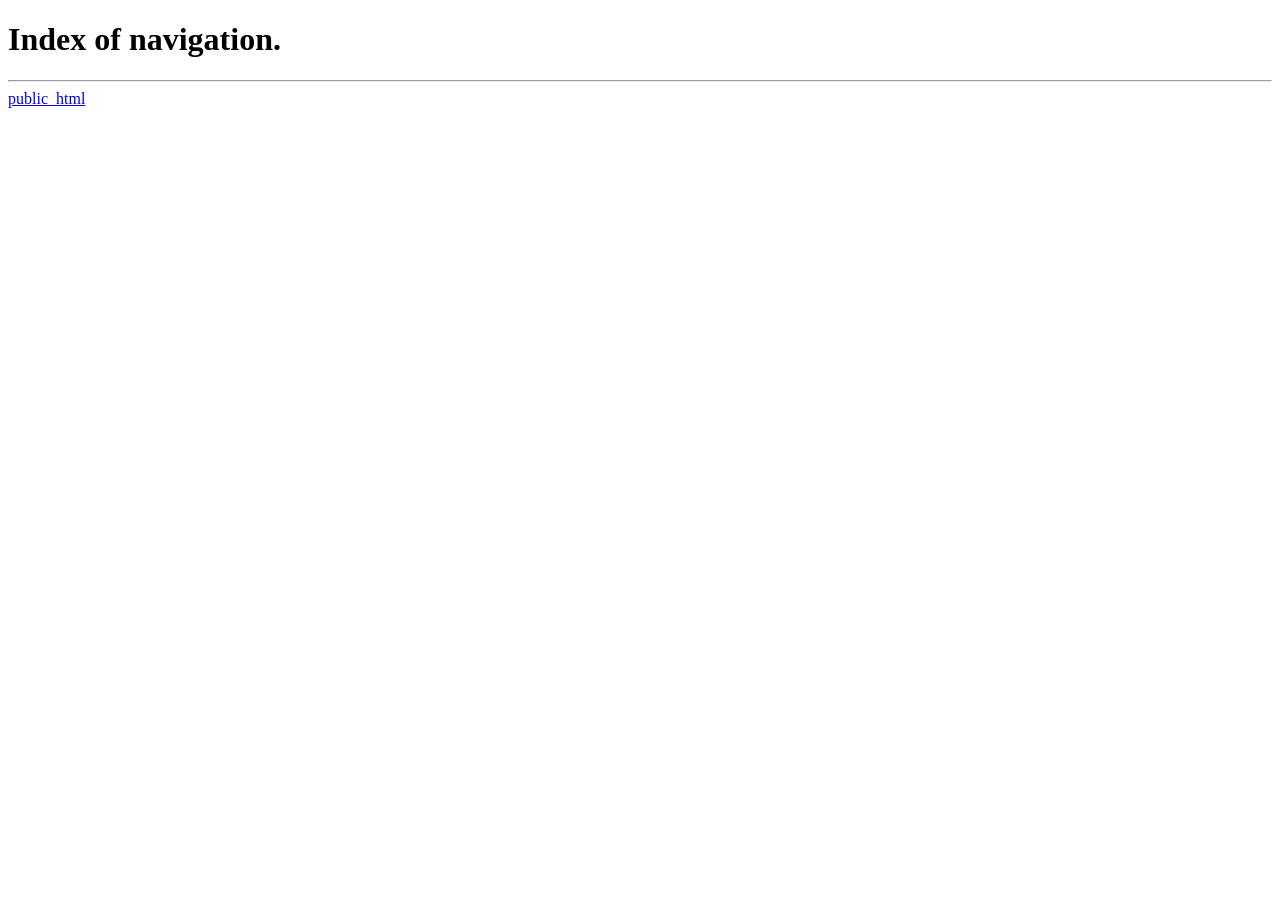
<file: index.html>
<!DOCTYPE html>
<html lang="en">
<head>
    <meta charset="UTF-8">
    <meta name="viewport" content="width=device-width, initial-scale=1.0">
    <title>ur navigation website lmfao</title>
</head>
<body>
    <h1>Index of navigation.</h1>
    <hr>
    <a href="public_html/index.html" target="_blank">public_html</a><br>
</body>
</html>
</file>
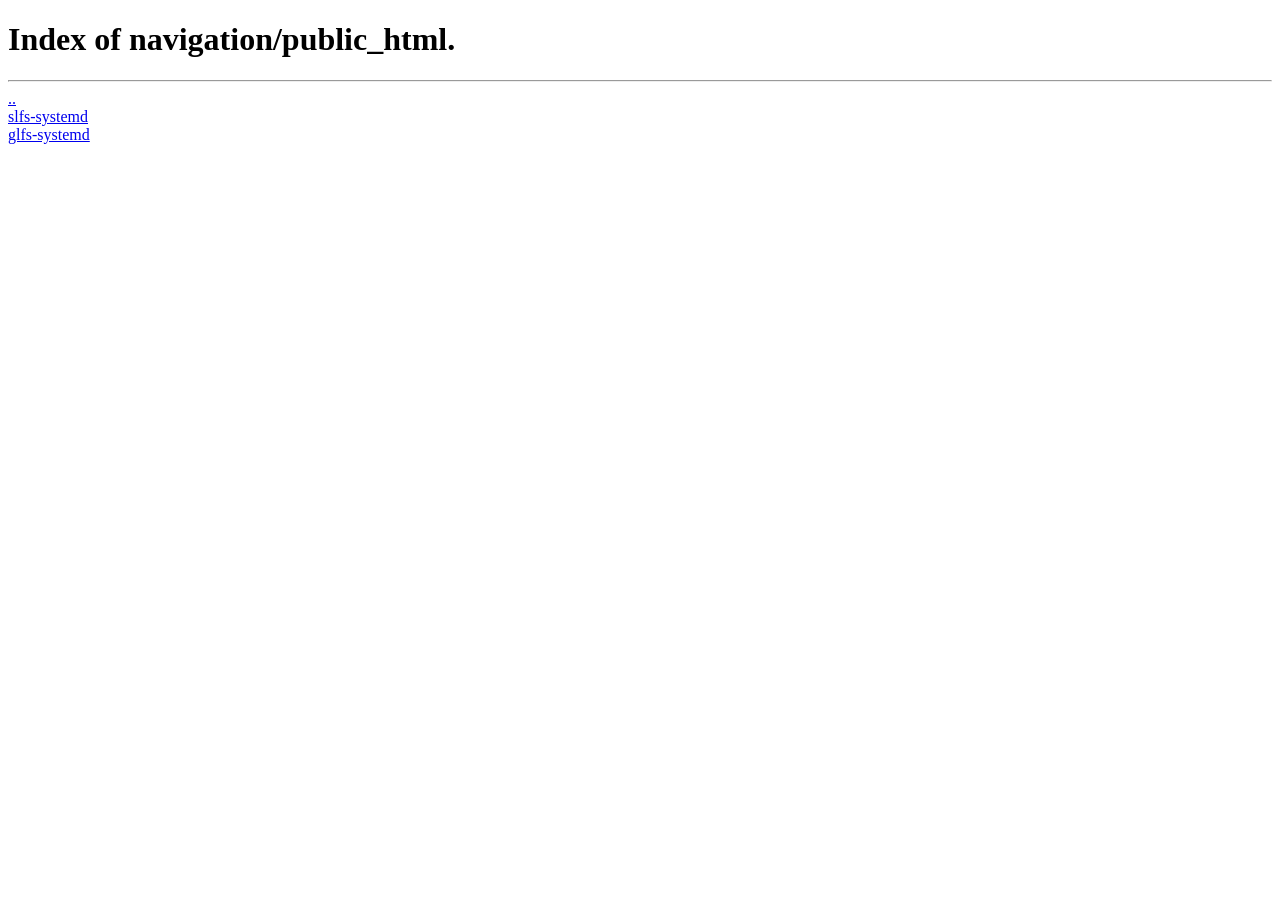
<file: public_html/index.html>
<!DOCTYPE html>
<html lang="en">
<head>
    <meta charset="UTF-8">
    <meta name="viewport" content="width=device-width, initial-scale=1.0">
    <title>ur navigation website lmfao</title>
</head>
<body>
    <h1>Index of navigation/public_html.</h1>
    <hr>
    <a href="../index.html" target="_blank">..</a><br>
    <a href="https://enessmr.github.io/slfs-systemd" target="_blank">slfs-systemd</a><br>
    <a href="https://enessmr.github.io/glfs-systemd" target="_blank">glfs-systemd</a><br>
</body>
</html>
</file>
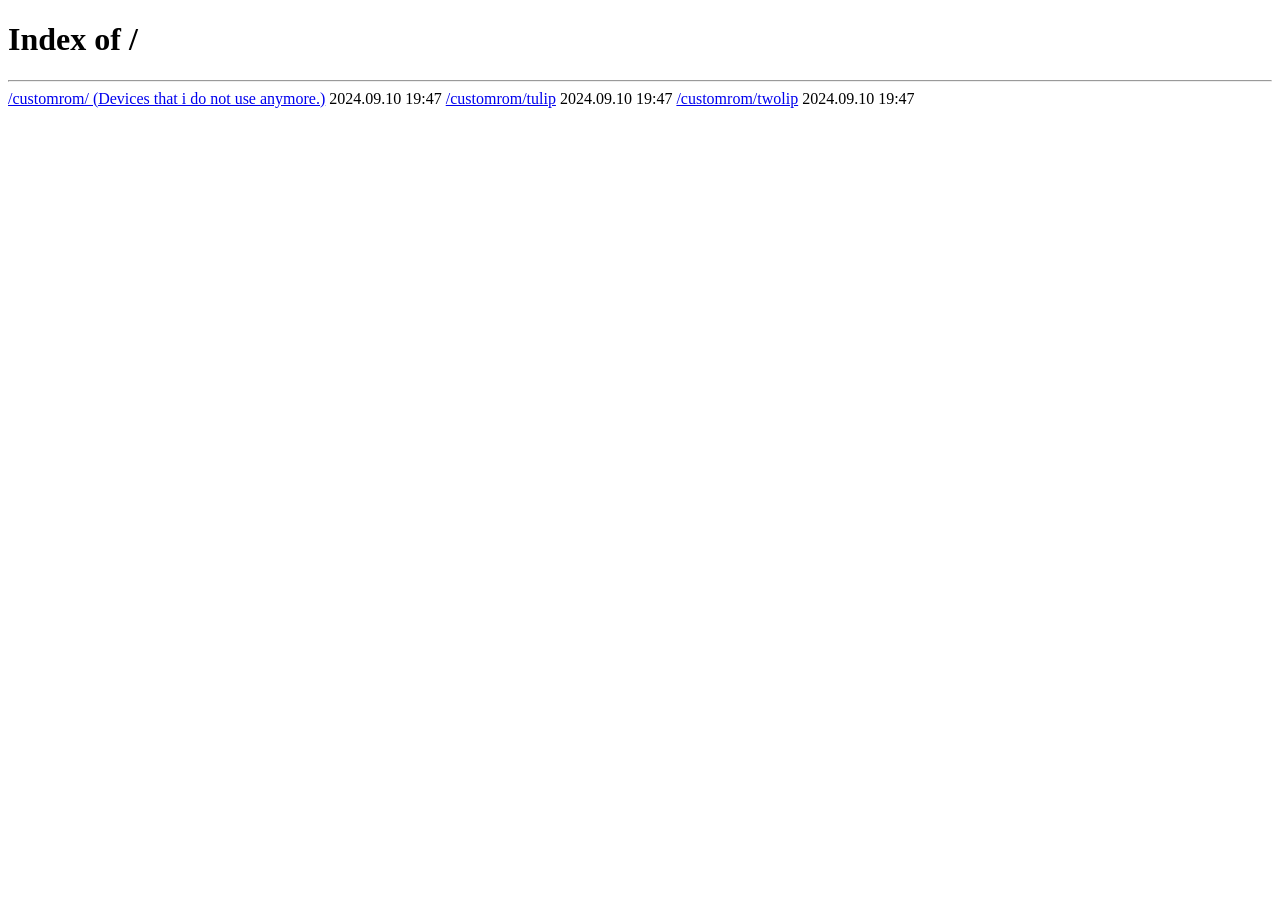
<file: ftp2githubpages.html>
<!DOCTYPE html>
<html>
  <head>
    <title>FTP 2 GitHub</title>
  </head>
  <body>
    <h1>Index of /</h1>
    <hr>
    <a href="/customrom/">/customrom/ (Devices that i do not use anymore.)</a> 2024.09.10 19:47
    <a href="/customrom/tulip/">/customrom/tulip</a> 2024.09.10 19:47
    <a href="/customrom/twolip/">/customrom/twolip</a> 2024.09.10 19:47
  </body>
</html>
</file>
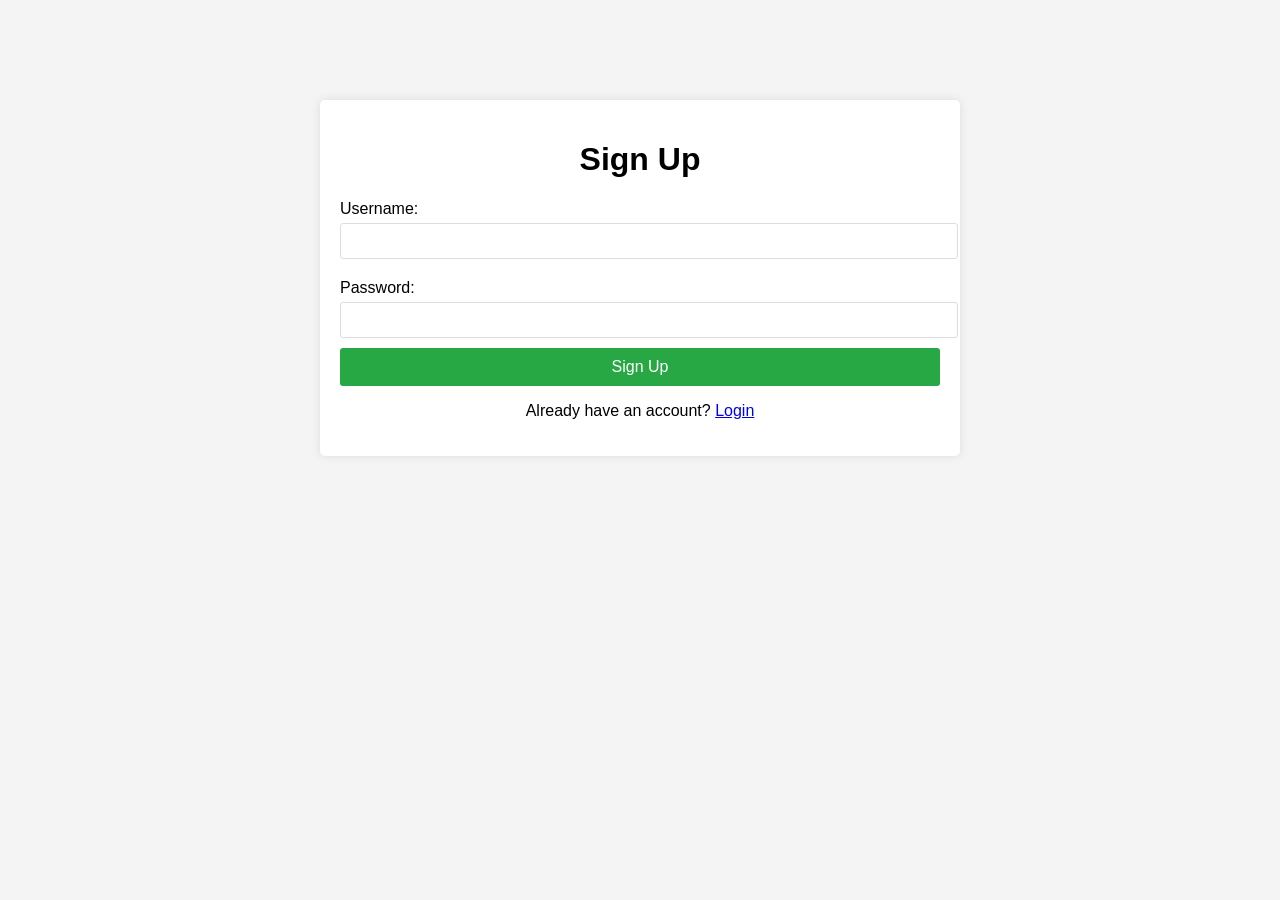
<file: login.html>
<!DOCTYPE html>
<html lang="en">
<head>
    <meta charset="UTF-8">
    <meta name="viewport" content="width=device-width, initial-scale=1.0">
    <link rel="stylesheet" href="login.css">
    <title>Signup Page</title>
</head>
<body>
    <div class="container">
        <h1>Sign Up</h1>
        <form id="signupForm" onsubmit="return handleSignup(event)">
            <label for="newUsername">Username:</label>
            <input type="text" id="newUsername" required>
            
            <label for="newPassword">Password:</label>
            <input type="password" id="newPassword" required>
            
            <button type="submit">Sign Up</button>
        </form>
        <p>Already have an account? <a href="signup.html">Login</a></p>
    </div>

    <script>
        function handleSignup(event) {
            event.preventDefault();
            const username = document.getElementById("newUsername").value;
            const password = document.getElementById("newPassword").value;

            // Here you would usually send the new user data to the server
            // For this example, let's just simulate success
            alert("Signup successful! You can now log in.");
            window.location.href = "signup.html"; // Redirect to login page
        }
    </script>
</body>
</html>
</file>
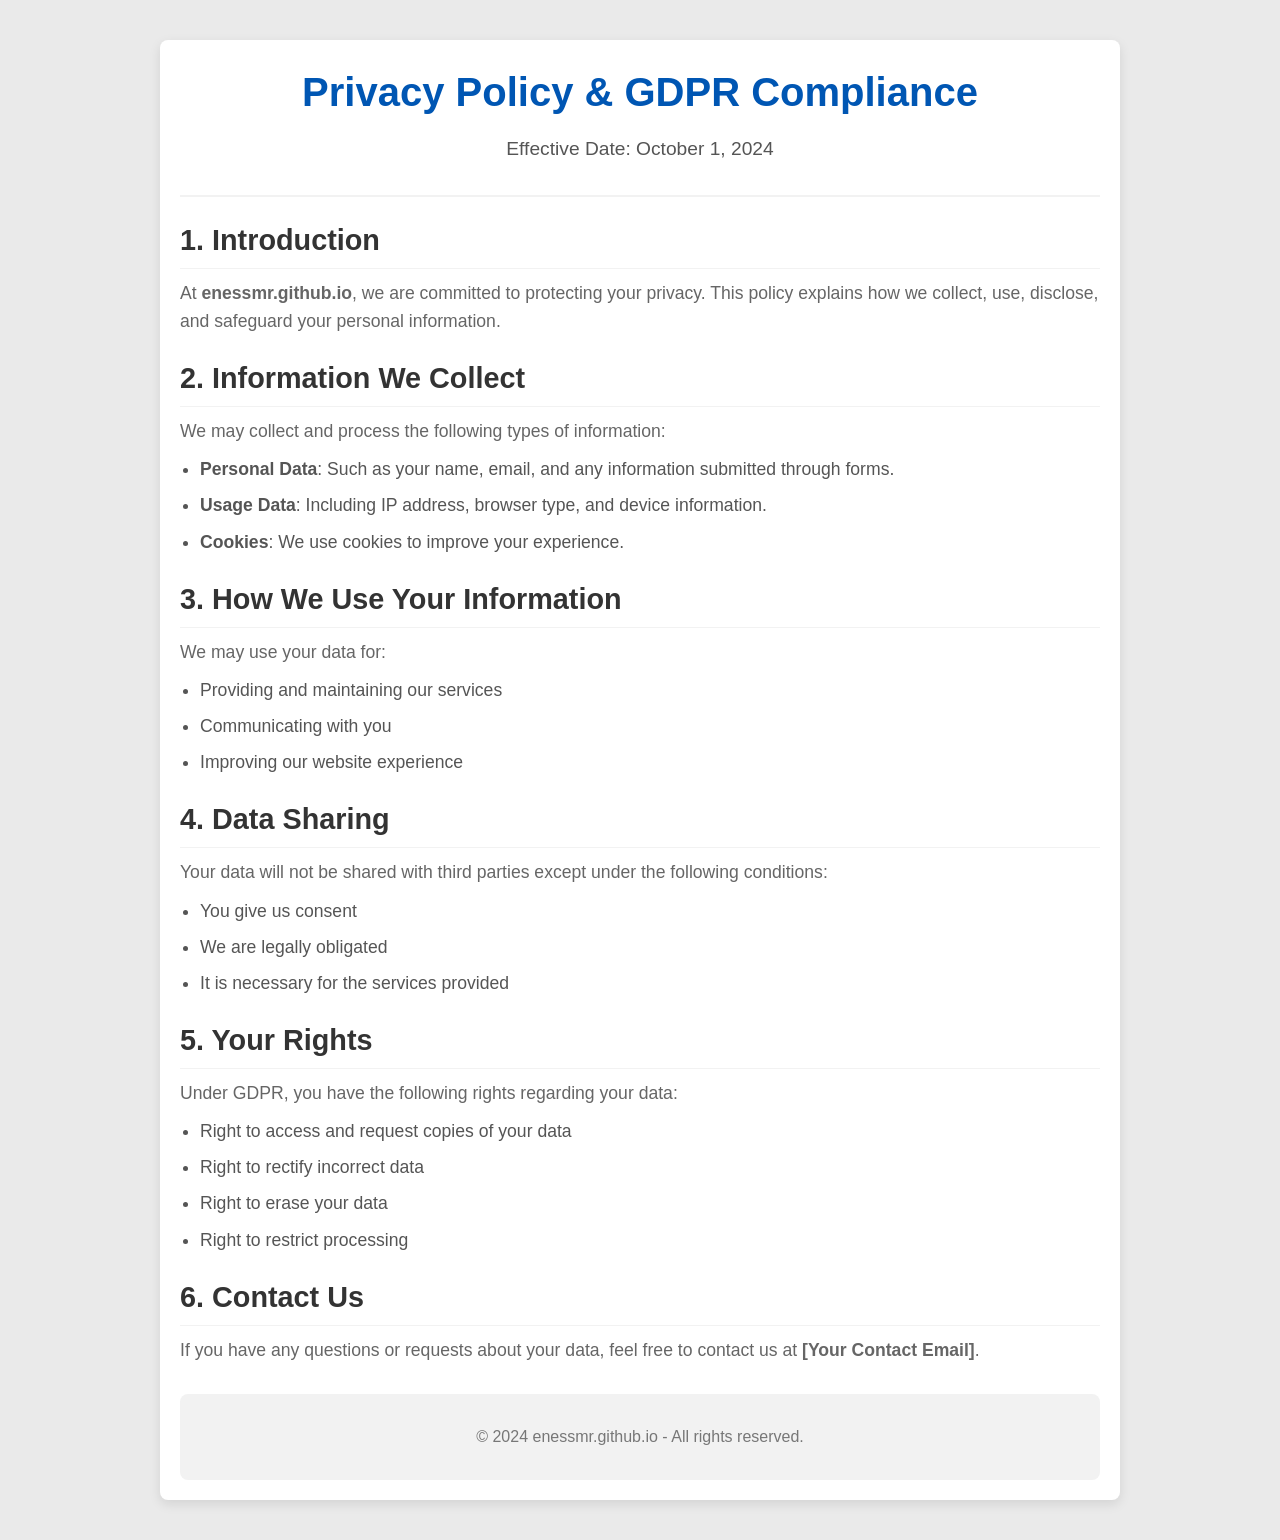
<file: privacypolicyeuropegdpr.html>
<!DOCTYPE html>
<html lang="en">
<head>
    <meta charset="UTF-8">
    <meta name="viewport" content="width=device-width, initial-scale=1.0">
    <title>GDPR Privacy Policy</title>
    <link rel="stylesheet" href="privacypolicyeuropegdpr.css">
</head>
<body>
    <div class="container">
        <header>
            <h1>Privacy Policy & GDPR Compliance</h1>
            <p>Effective Date: October 1, 2024</p>
        </header>

        <section>
            <h2>1. Introduction</h2>
            <p>At <strong>enessmr.github.io</strong>, we are committed to protecting your privacy. This policy explains how we collect, use, disclose, and safeguard your personal information.</p>
        </section>

        <section>
            <h2>2. Information We Collect</h2>
            <p>We may collect and process the following types of information:</p>
            <ul>
                <li><strong>Personal Data</strong>: Such as your name, email, and any information submitted through forms.</li>
                <li><strong>Usage Data</strong>: Including IP address, browser type, and device information.</li>
                <li><strong>Cookies</strong>: We use cookies to improve your experience.</li>
            </ul>
        </section>

        <section>
            <h2>3. How We Use Your Information</h2>
            <p>We may use your data for:</p>
            <ul>
                <li>Providing and maintaining our services</li>
                <li>Communicating with you</li>
                <li>Improving our website experience</li>
            </ul>
        </section>

        <section>
            <h2>4. Data Sharing</h2>
            <p>Your data will not be shared with third parties except under the following conditions:</p>
            <ul>
                <li>You give us consent</li>
                <li>We are legally obligated</li>
                <li>It is necessary for the services provided</li>
            </ul>
        </section>

        <section>
            <h2>5. Your Rights</h2>
            <p>Under GDPR, you have the following rights regarding your data:</p>
            <ul>
                <li>Right to access and request copies of your data</li>
                <li>Right to rectify incorrect data</li>
                <li>Right to erase your data</li>
                <li>Right to restrict processing</li>
            </ul>
        </section>

        <section>
            <h2>6. Contact Us</h2>
            <p>If you have any questions or requests about your data, feel free to contact us at <strong>[Your Contact Email]</strong>.</p>
        </section>

        <footer>
            <p>&copy; 2024 enessmr.github.io - All rights reserved.</p>
        </footer>
    </div>
</body>
</html>
</file>
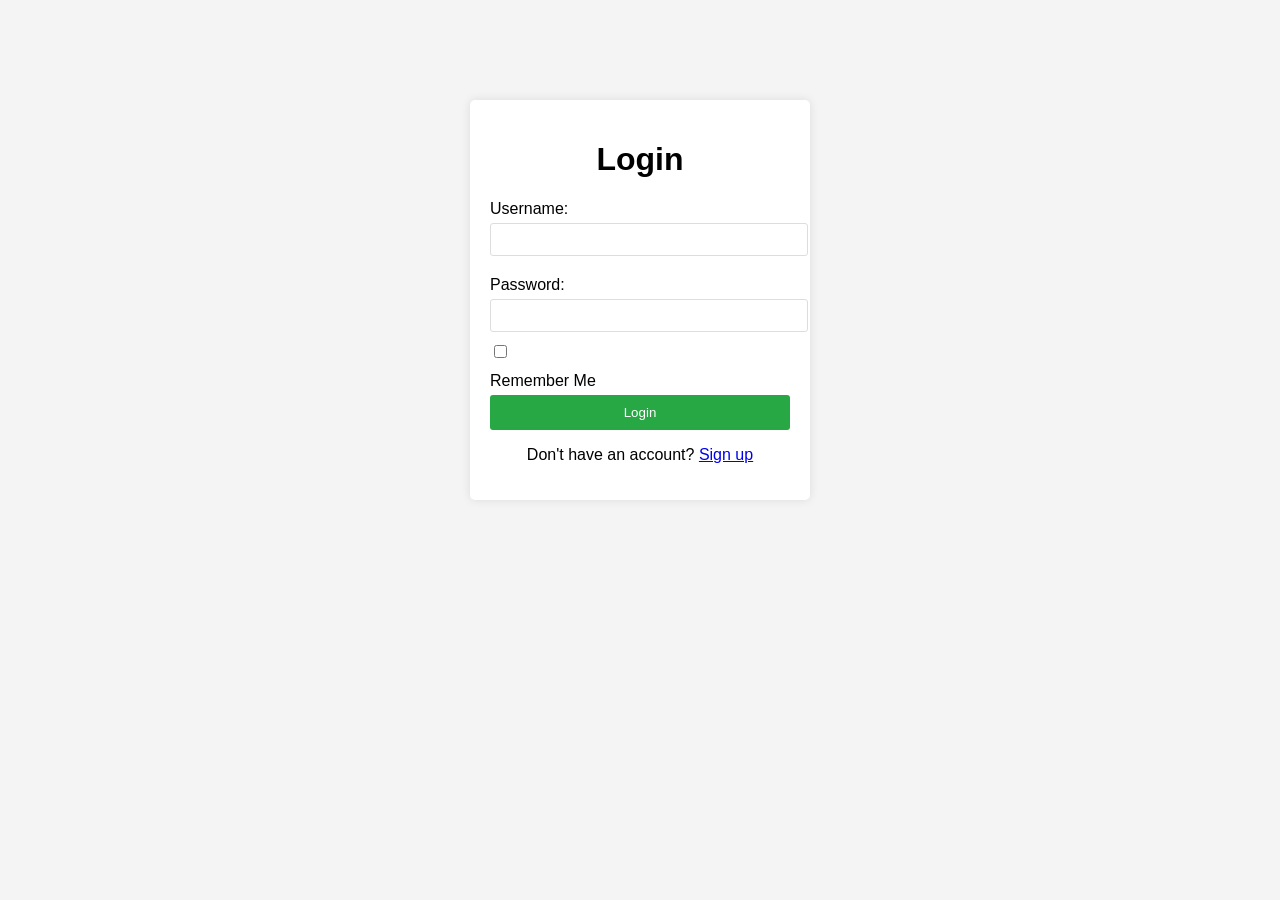
<file: signup.html>
<!DOCTYPE html>
<html lang="en">
<head>
    <meta charset="UTF-8">
    <meta name="viewport" content="width=device-width, initial-scale=1.0">
    <link rel="stylesheet" href="signup.css">
    <title>Login Page</title>
</head>
<body>
    <div class="container">
        <h1>Login</h1>
        <form id="loginForm" onsubmit="return handleLogin(event)">
            <label for="username">Username:</label>
            <input type="text" id="username" required>
            
            <label for="password">Password:</label>
            <input type="password" id="password" required>
            
            <input type="checkbox" id="rememberMe">
            <label for="rememberMe">Remember Me</label>
            
            <button type="submit">Login</button>
        </form>
        <p>Don't have an account? <a href="login.html">Sign up</a></p>
    </div>

    <script>
        // Auto-login check
        window.onload = function() {
            if (document.cookie.includes("loggedIn=true")) {
                alert("You are already logged in!");
                window.location.href = "welcome.html"; // Redirect to a welcome page
            }
        };

        function handleLogin(event) {
            event.preventDefault();
            const username = document.getElementById("username").value;
            const password = document.getElementById("password").value;
            const rememberMe = document.getElementById("rememberMe").checked;

            // Here you would usually send the credentials to the server for verification
            // For this example, let's just check if they match hardcoded values
            if (username === "user" && password === "password") {
                if (rememberMe) {
                    document.cookie = "loggedIn=true; max-age=" + 60 * 60 * 24; // 1 day
                }
                alert("Login successful!");
                window.location.href = "welcome.html"; // Redirect to a welcome page
            } else {
                alert("Invalid username or password.");
            }
        }
    </script>
</body>
</html>
</file>
<file: login.css>
body {
    font-family: Arial, sans-serif;
    background-color: #f4f4f4;
    margin: 0;
    padding: 0;
    font-size: 16px; /* Base font size */
}

.container {
    width: 90%; /* Use percentage for responsiveness */
    max-width: 600px; /* Maximum width for larger screens */
    margin: 100px auto;
    padding: 20px;
    background-color: white;
    box-shadow: 0 0 10px rgba(0, 0, 0, 0.1);
    border-radius: 5px;
}

h1 {
    text-align: center;
    font-size: 2em; /* Responsive font size for h1 */
}

label {
    display: block;
    margin: 10px 0 5px;
}

input[type="text"],
input[type="password"] {
    width: 100%;
    padding: 8px;
    margin-bottom: 10px;
    border: 1px solid #ddd;
    border-radius: 3px;
    font-size: 1em; /* Responsive font size for inputs */
}

button {
    width: 100%;
    padding: 10px;
    background-color: #28a745;
    color: white;
    border: none;
    border-radius: 3px;
    cursor: pointer;
    font-size: 1em; /* Responsive font size for button */
}

button:hover {
    background-color: #218838;
}

p {
    text-align: center;
    font-size: 1em; /* Responsive font size for paragraph */
}

/* Media Queries for Responsive Design */
@media (max-width: 768px) {
    .container {
        margin: 50px auto; /* Reduce margin for mobile */
        padding: 15px; /* Adjust padding for mobile */
    }

    h1 {
        font-size: 1.8em; /* Adjust font size for mobile */
    }

    input[type="text"],
    input[type="password"] {
        padding: 10px; /* Increase padding for better touch targets */
        font-size: 1em; /* Consistent font size */
    }

    button {
        padding: 12px; /* Adjust button padding for mobile */
        font-size: 1em; /* Consistent font size */
    }
}

@media (max-width: 480px) {
    h1 {
        font-size: 1.5em; /* Further adjust font size for very small screens */
    }

    body {
        font-size: 14px; /* Adjust base font size for smaller devices */
    }
}
</file>
<file: privacypolicyeuropegdpr.css>
* {
    margin: 0;
    padding: 0;
    box-sizing: border-box;
    font-family: 'Arial', sans-serif;
}

body {
    background-color: #eaeaea;
    color: #333;
    line-height: 1.6;
}

.container {
    max-width: 960px;
    margin: 40px auto;
    padding: 20px;
    background-color: #fff;
    border-radius: 8px;
    box-shadow: 0 4px 12px rgba(0, 0, 0, 0.1);
}

header {
    text-align: center;
    padding-bottom: 20px;
    border-bottom: 2px solid #f2f2f2;
}

header h1 {
    font-size: 2.5em;
    margin-bottom: 10px;
    color: #0056b3;
}

header p {
    font-size: 1.2em;
    color: #555;
}

section {
    margin: 20px 0;
}

h2 {
    font-size: 1.8em;
    color: #333;
    margin-bottom: 10px;
    border-bottom: 1px solid #f2f2f2;
    padding-bottom: 5px;
}

p {
    margin: 10px 0;
    font-size: 1.1em;
    color: #666;
}

ul {
    margin: 10px 0 20px 20px;
    font-size: 1.1em;
    color: #555;
}

ul li {
    margin-bottom: 8px;
}

footer {
    text-align: center;
    padding: 20px;
    background-color: #f2f2f2;
    border-radius: 8px;
    margin-top: 30px;
}

footer p {
    font-size: 1em;
    color: #777;
}

footer p a {
    color: #0056b3;
    text-decoration: none;
}

footer p a:hover {
    text-decoration: underline;
}
</file>
<file: signup.css>
body {
    font-family: Arial, sans-serif;
    background-color: #f4f4f4;
    margin: 0;
    padding: 0;
}

.container {
    width: 300px;
    margin: 100px auto;
    padding: 20px;
    background-color: white;
    box-shadow: 0 0 10px rgba(0, 0, 0, 0.1);
    border-radius: 5px;
}

h1 {
    text-align: center;
}

label {
    display: block;
    margin: 10px 0 5px;
}

input[type="text"],
input[type="password"] {
    width: 100%;
    padding: 8px;
    margin-bottom: 10px;
    border: 1px solid #ddd;
    border-radius: 3px;
}

button {
    width: 100%;
    padding: 10px;
    background-color: #28a745;
    color: white;
    border: none;
    border-radius: 3px;
    cursor: pointer;
}

button:hover {
    background-color: #218838;
}

p {
    text-align: center;
}
</file>
